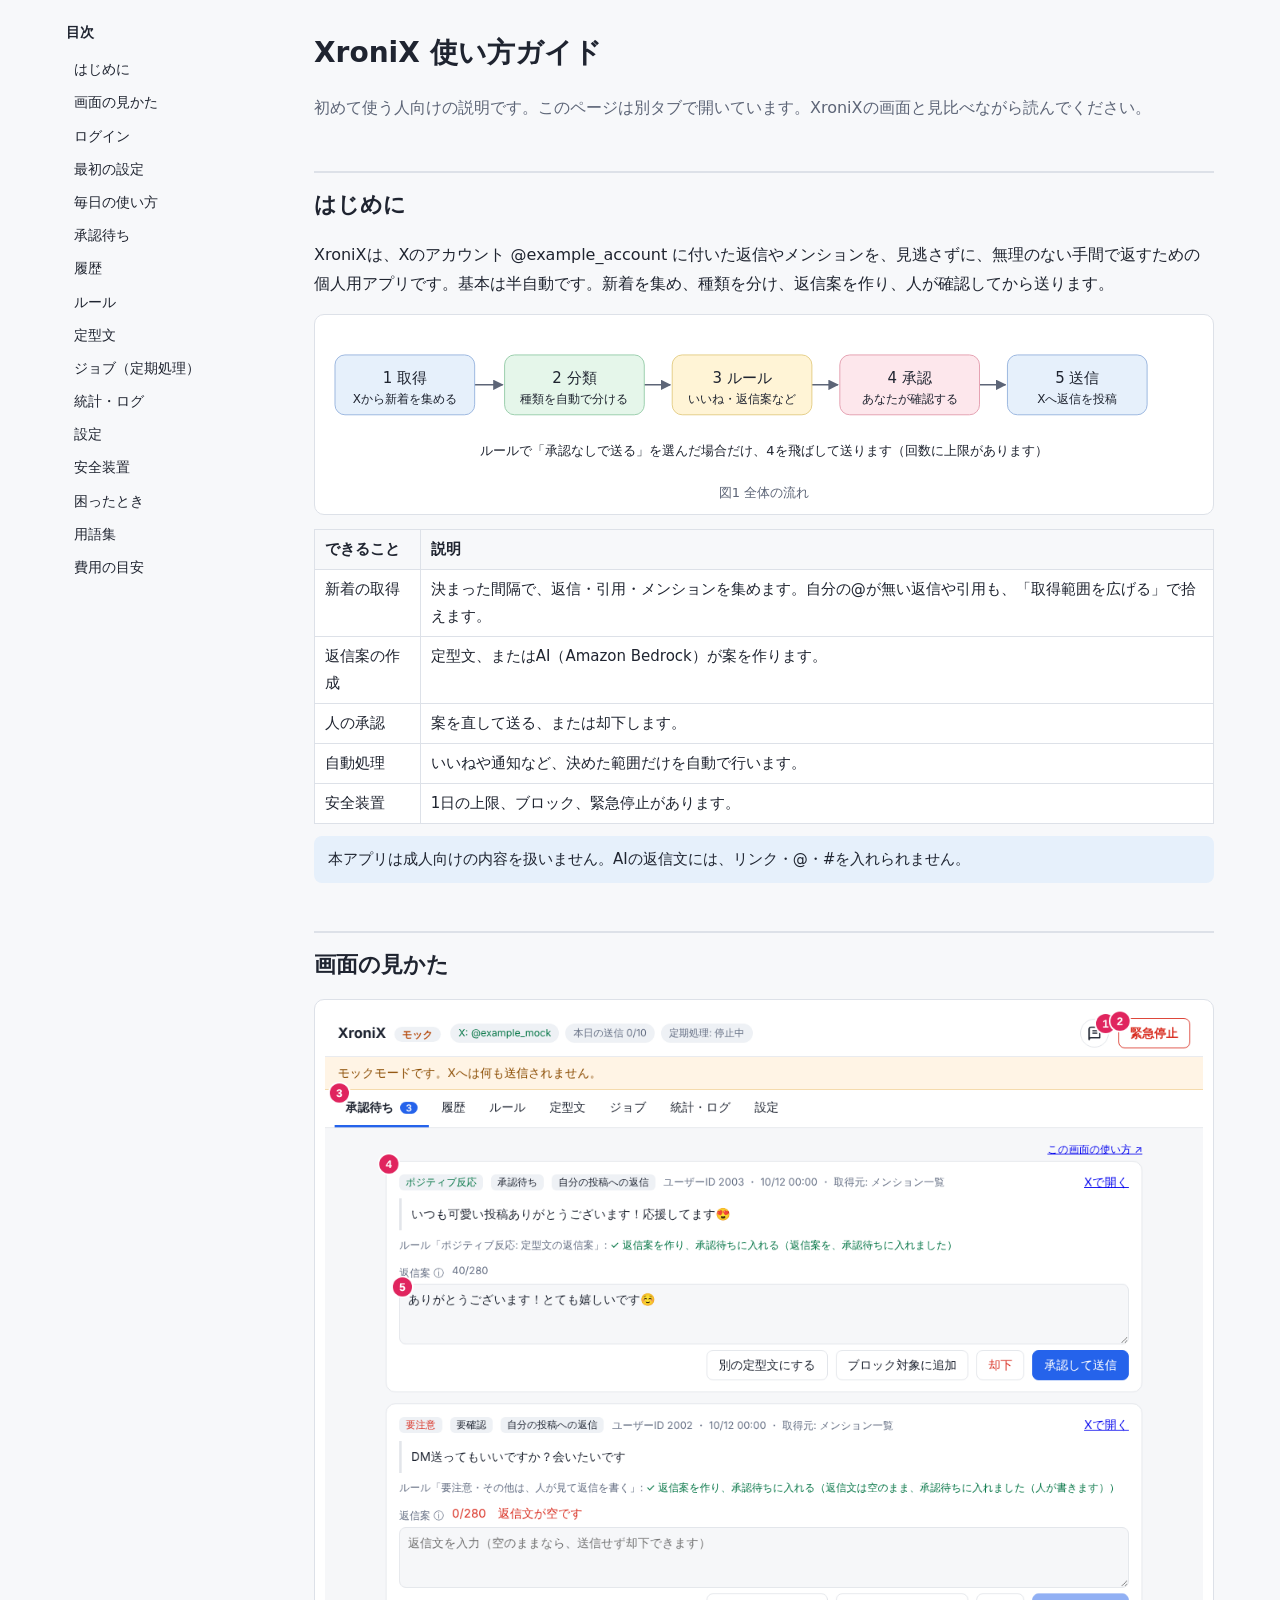
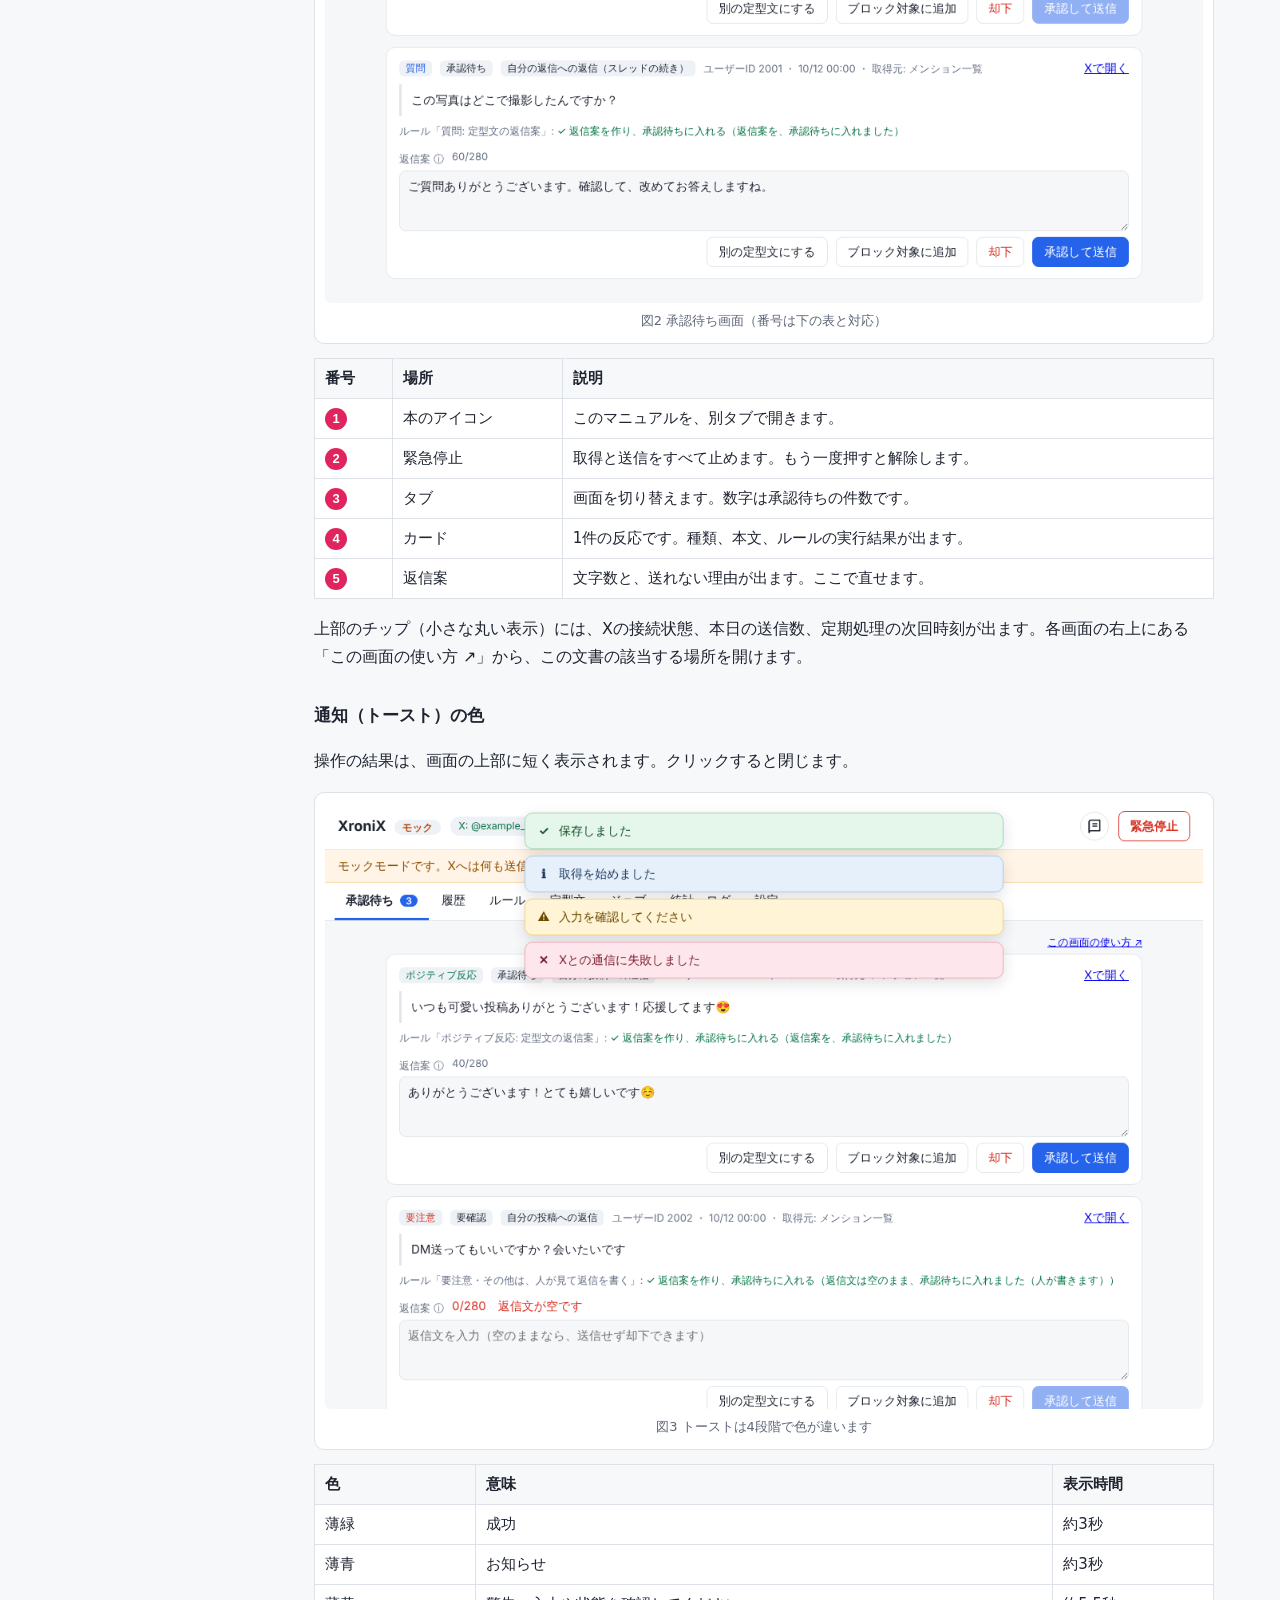
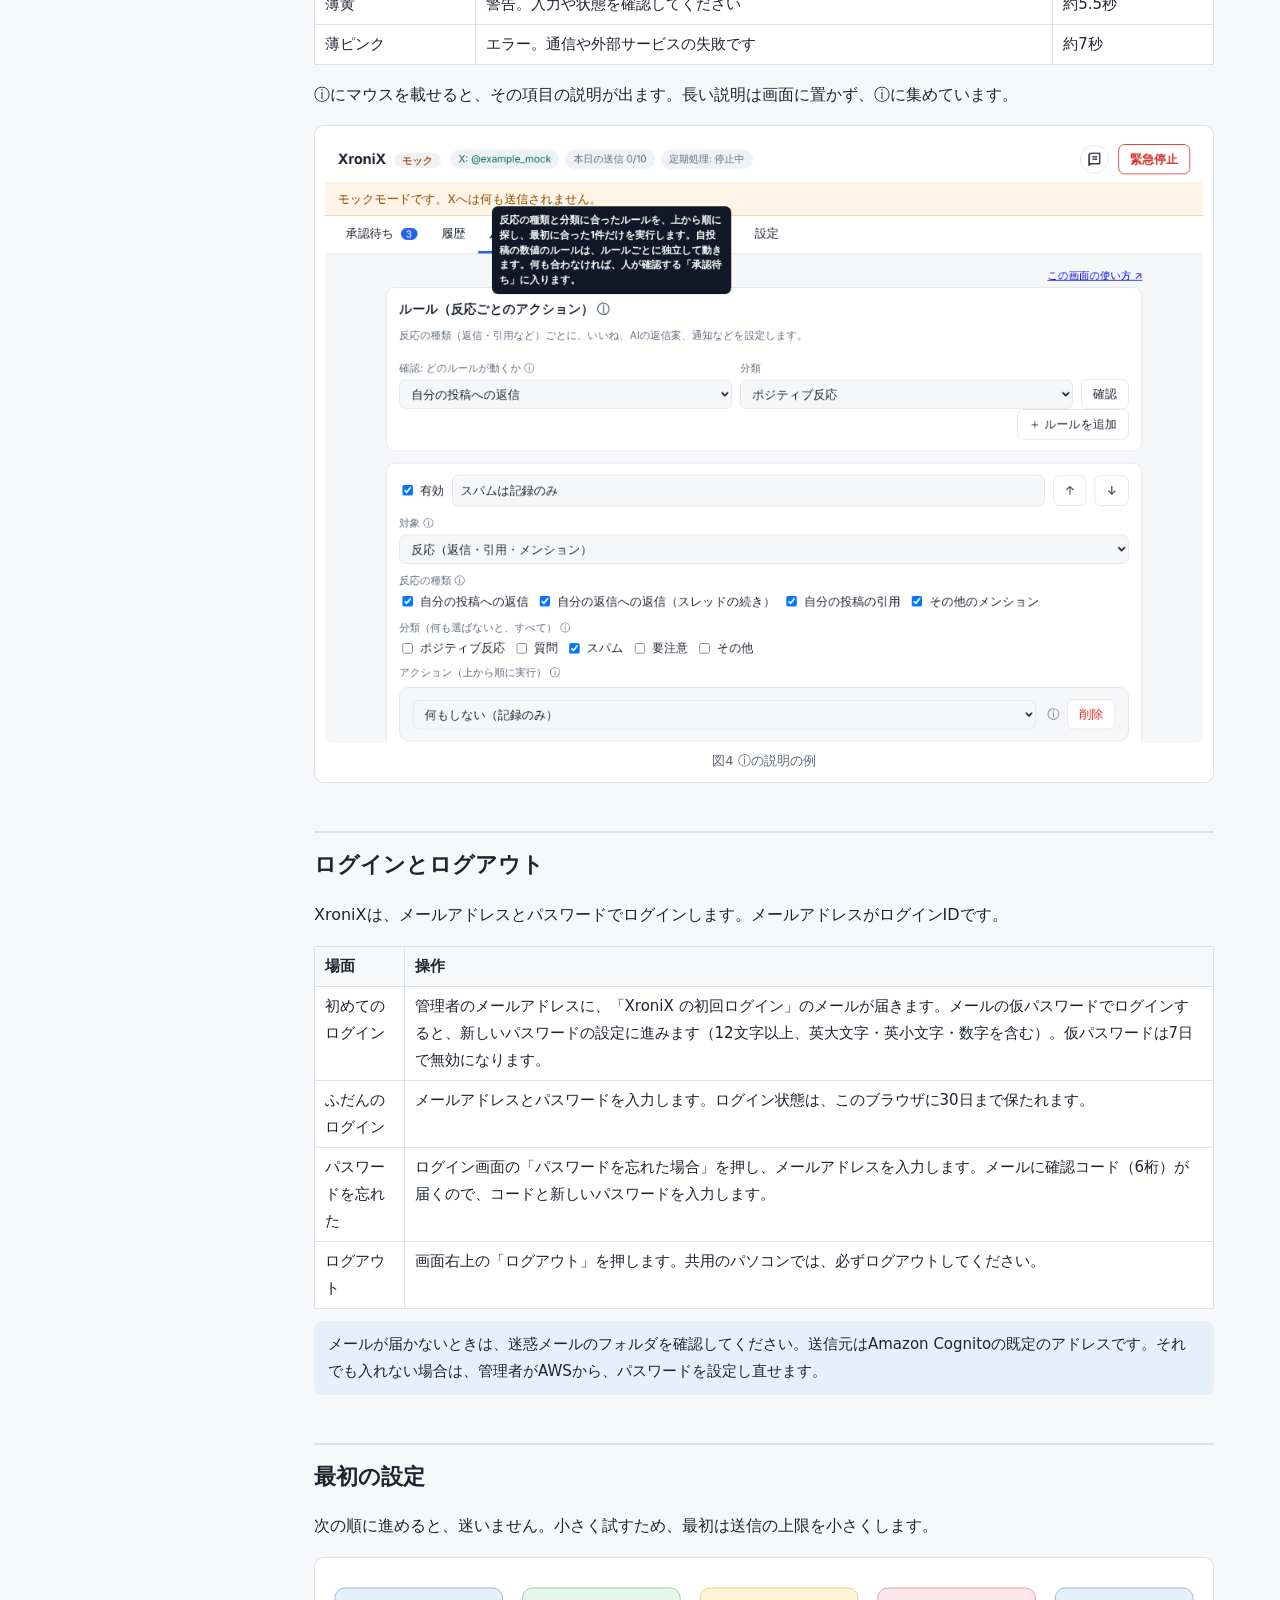
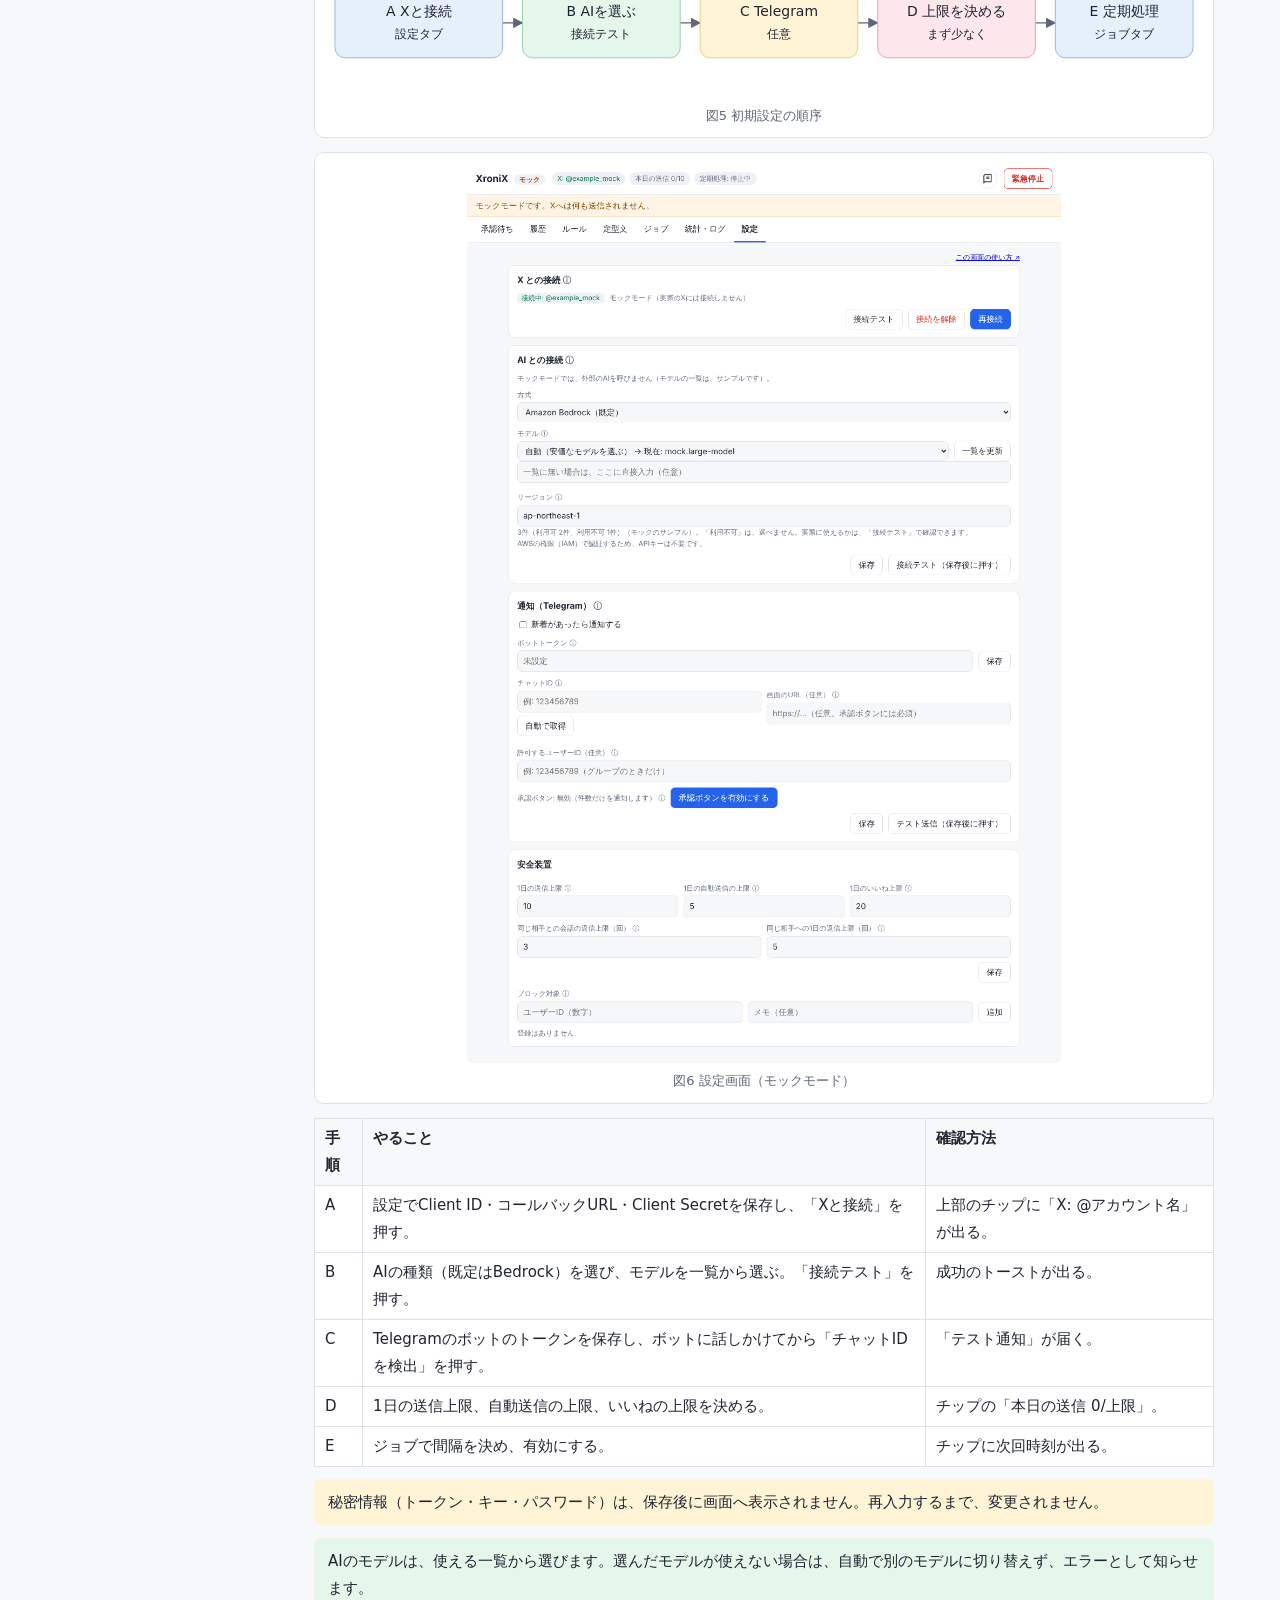
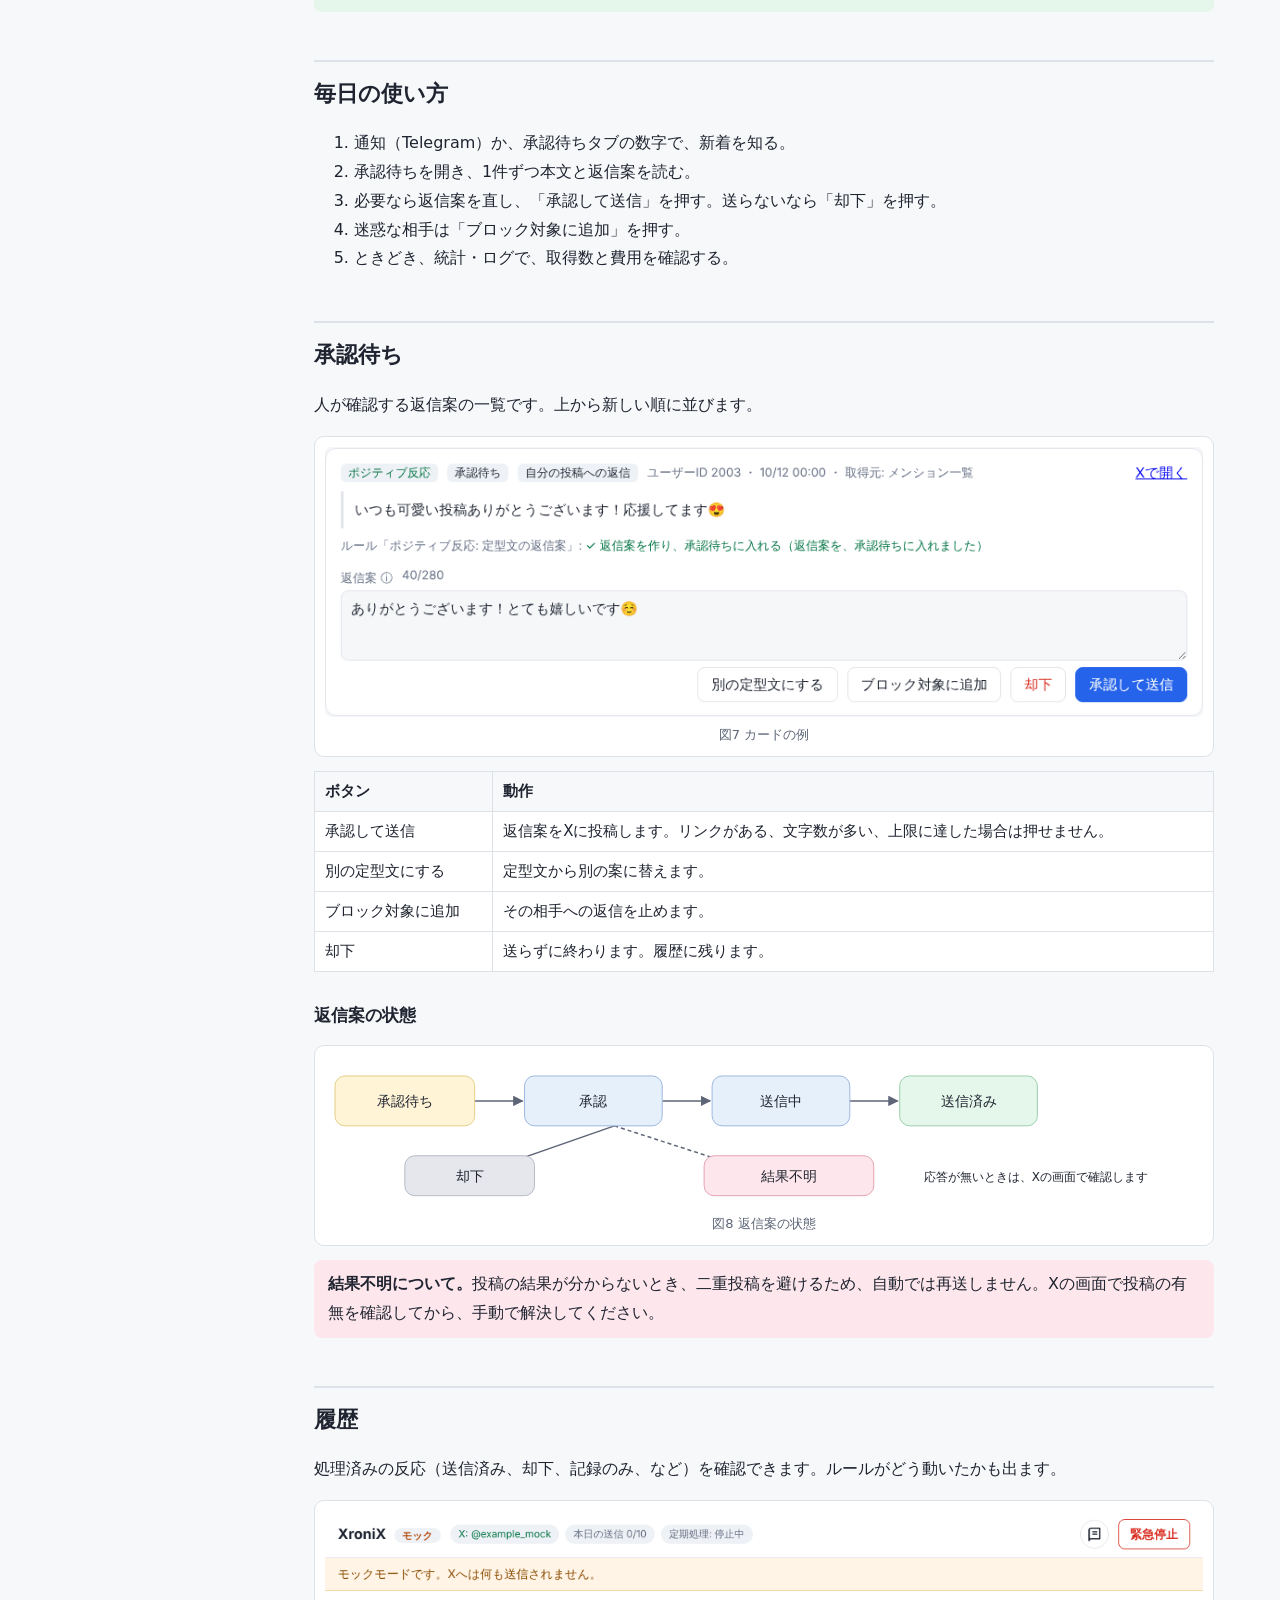
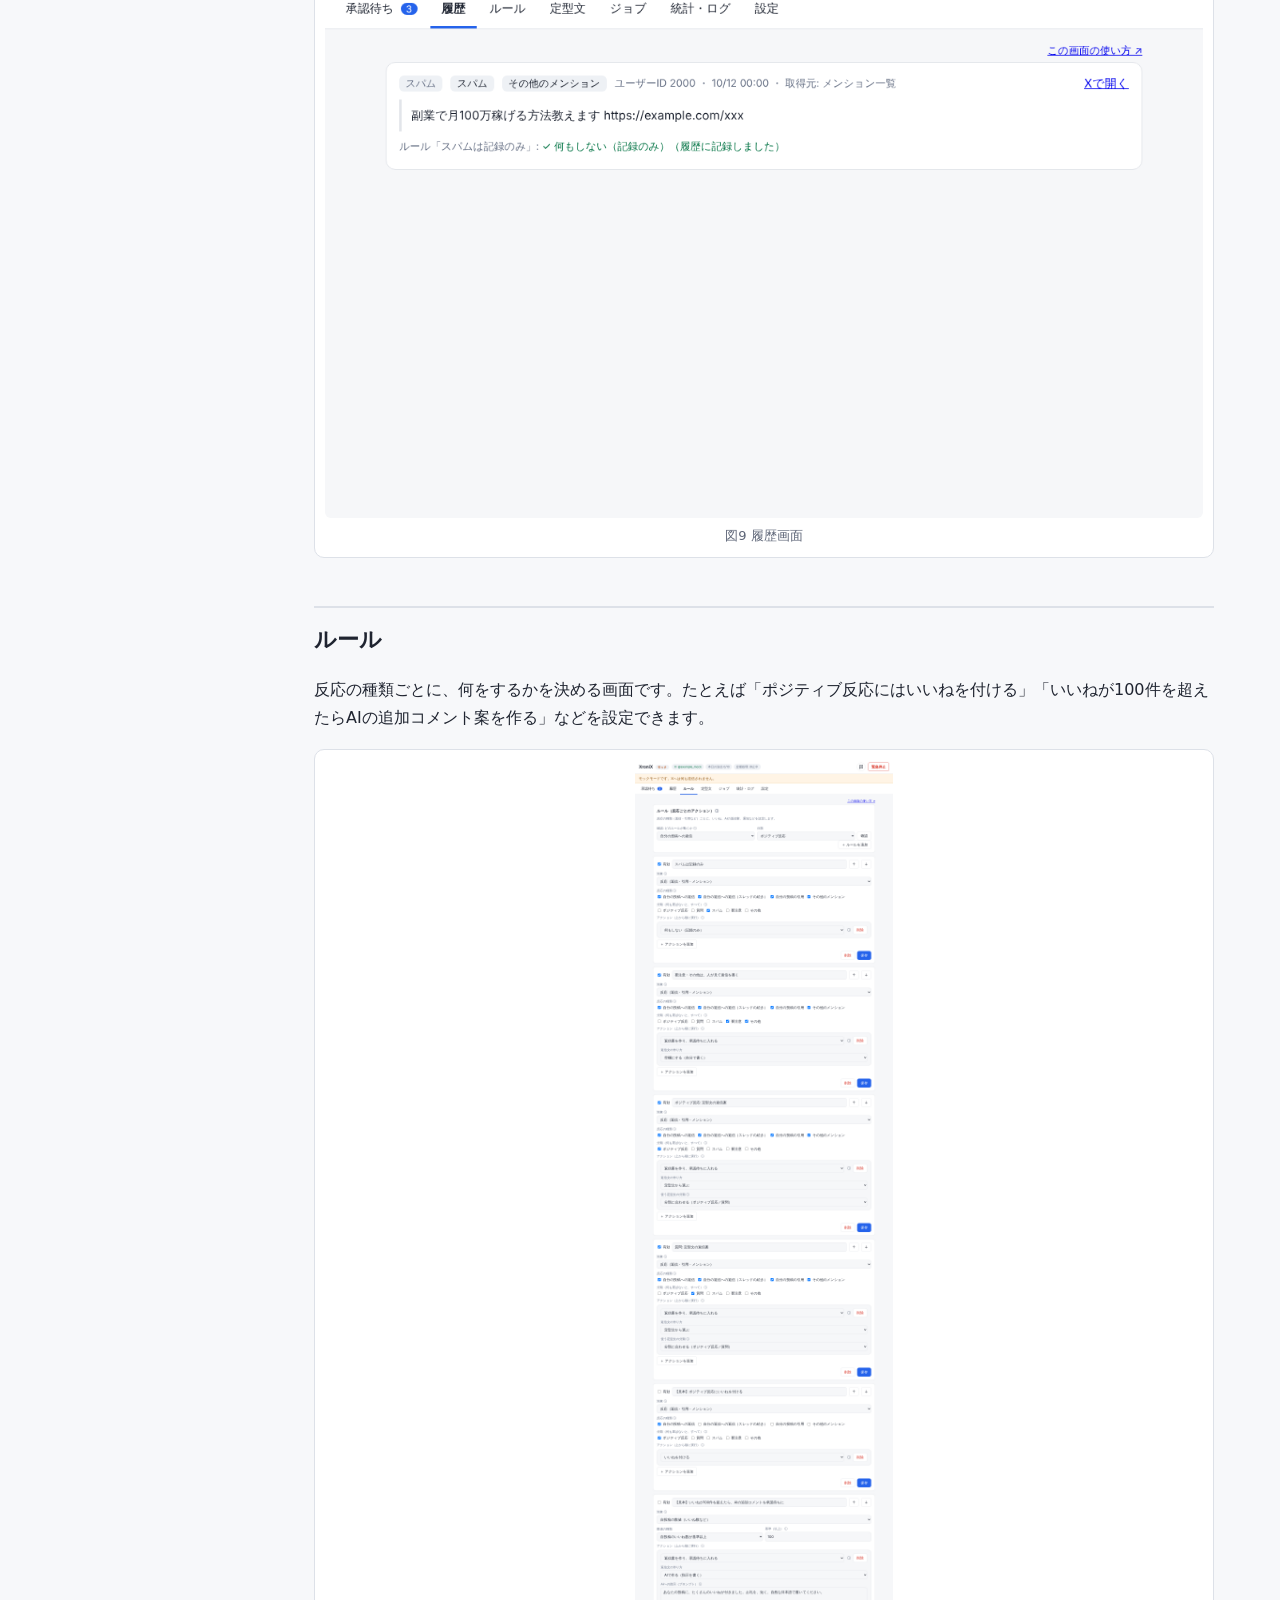
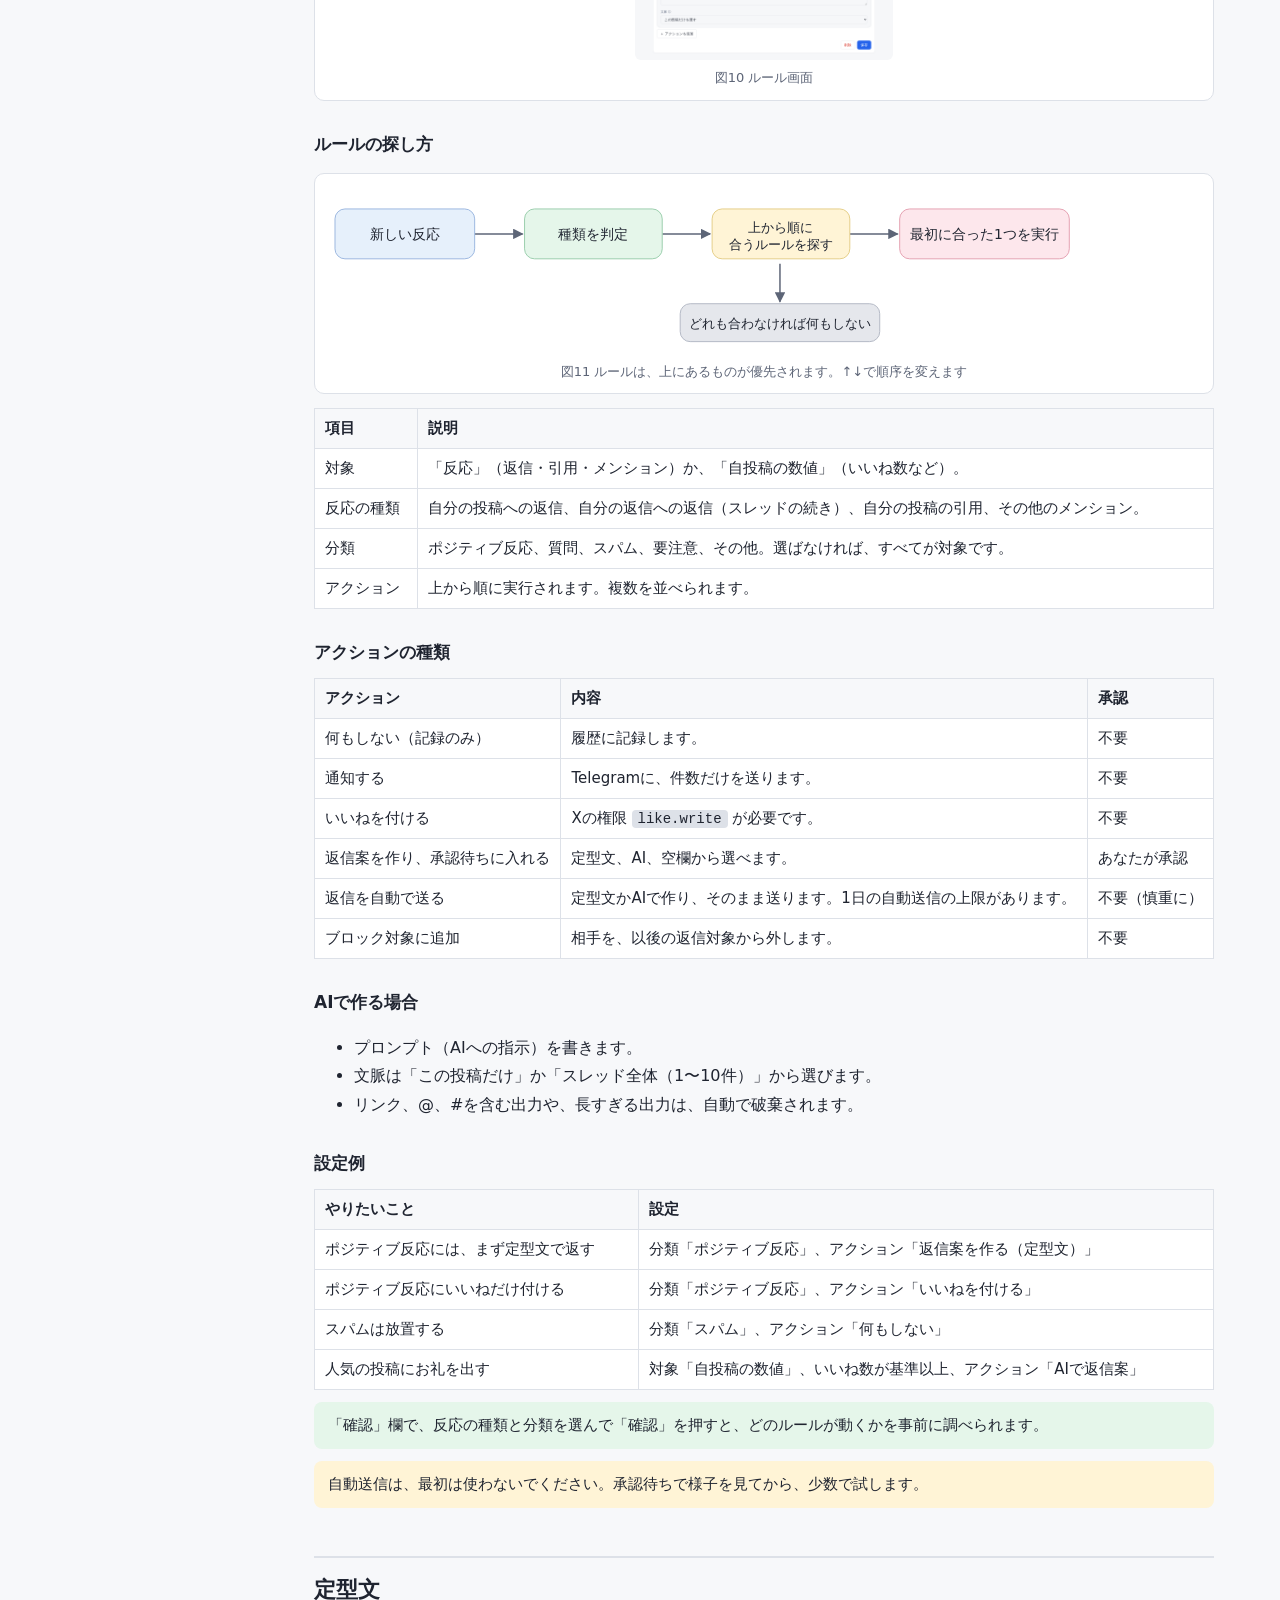
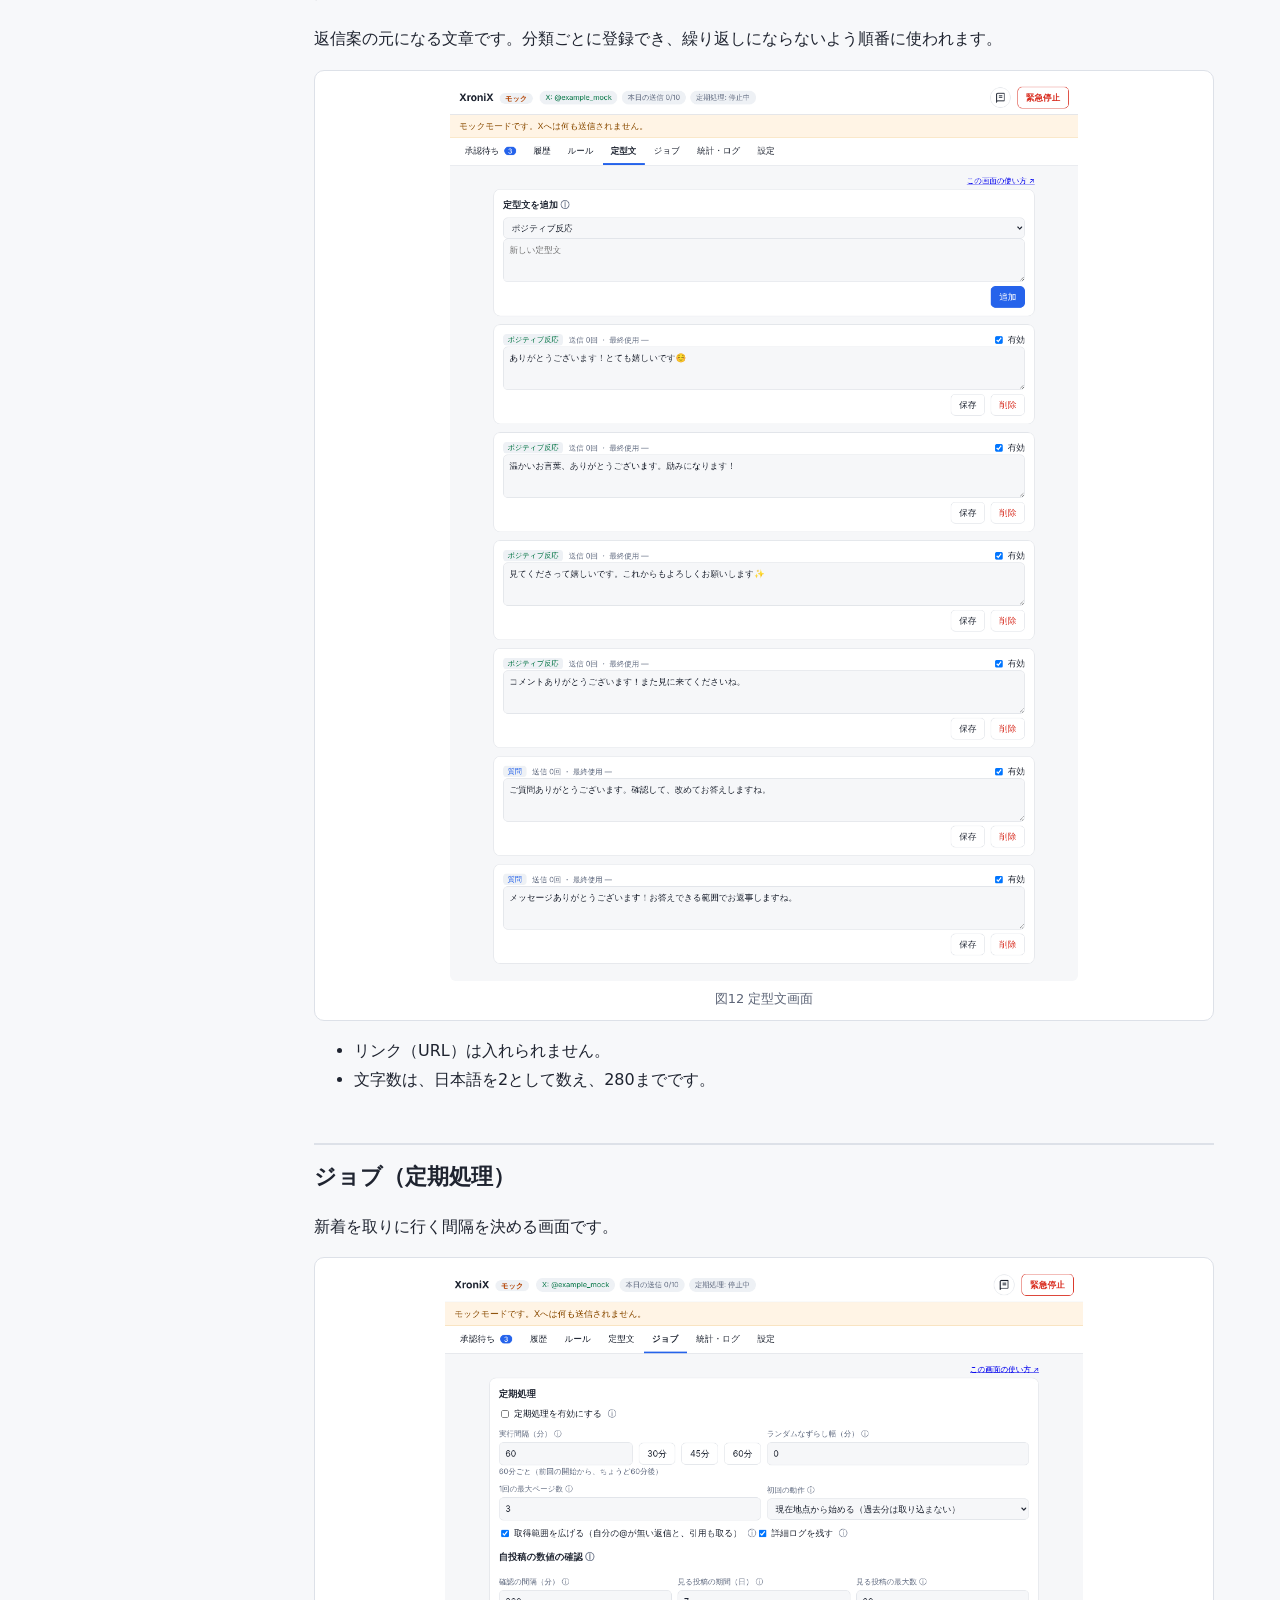
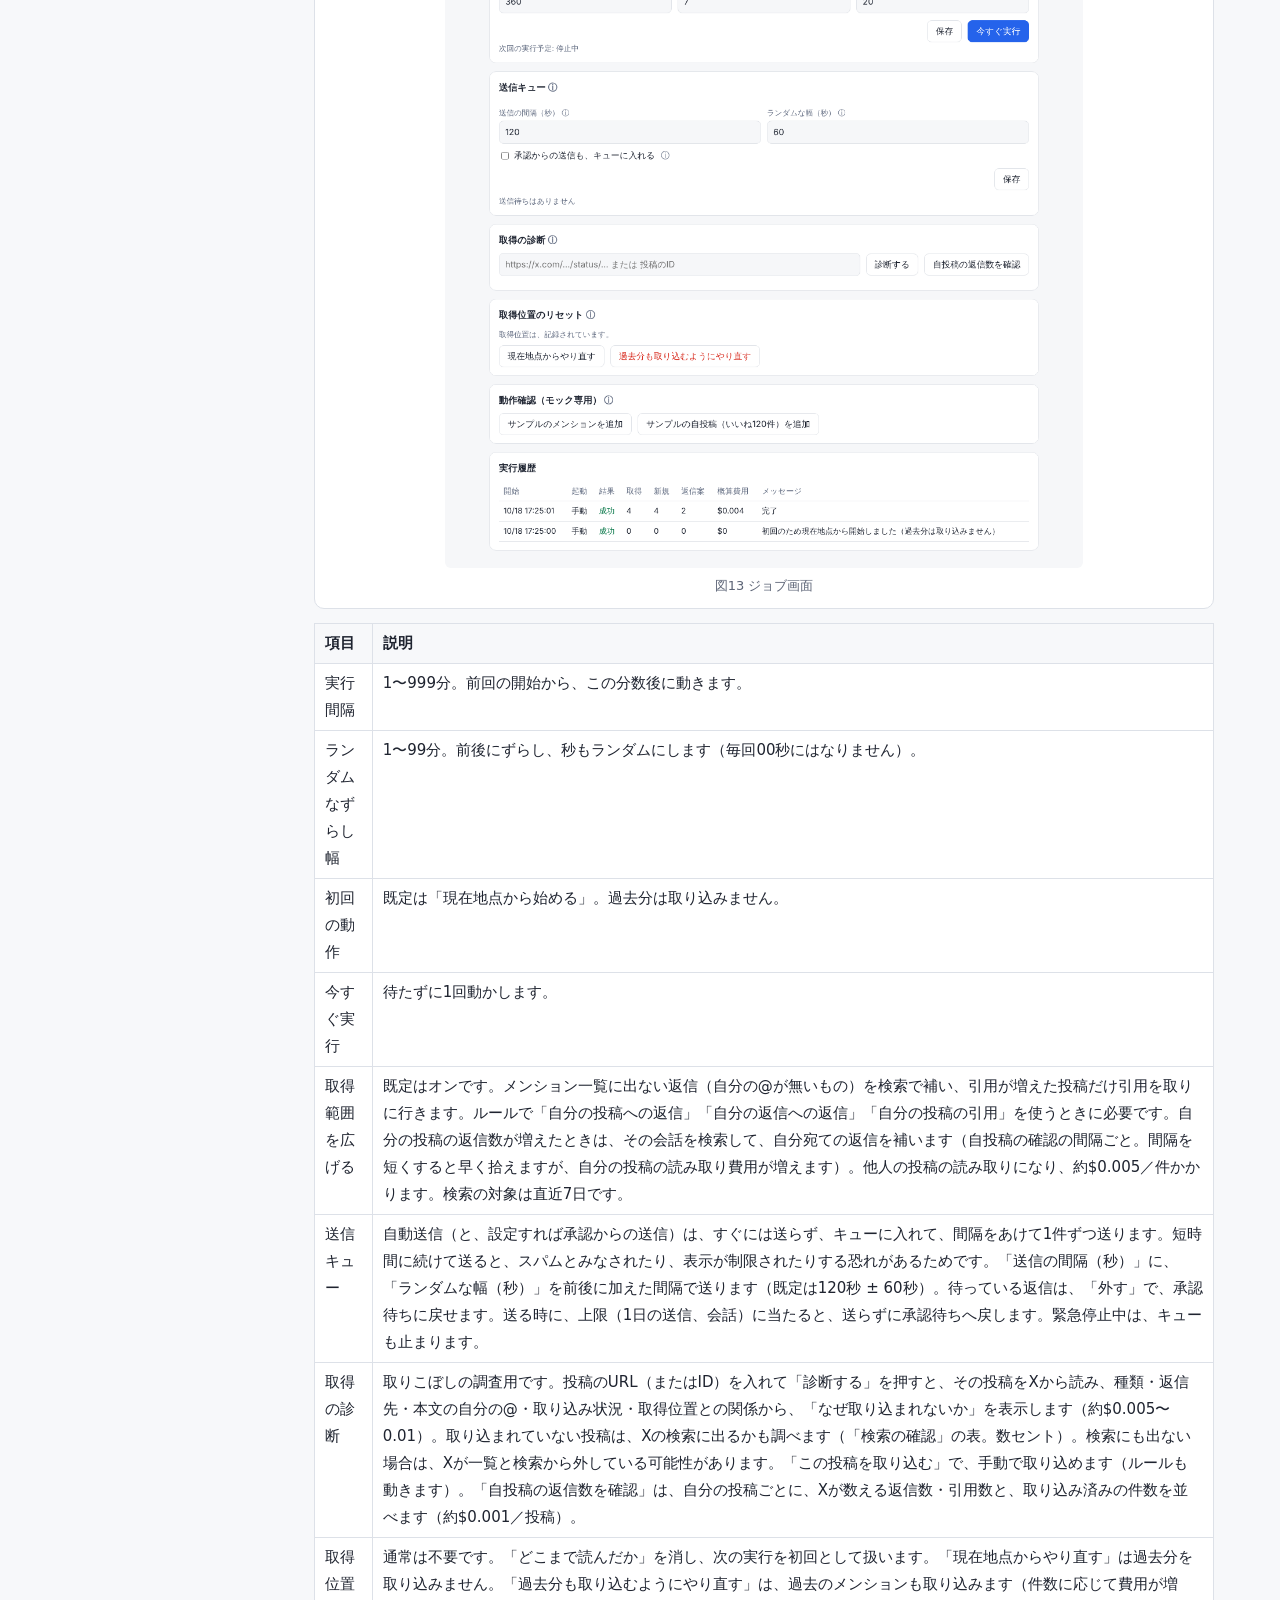
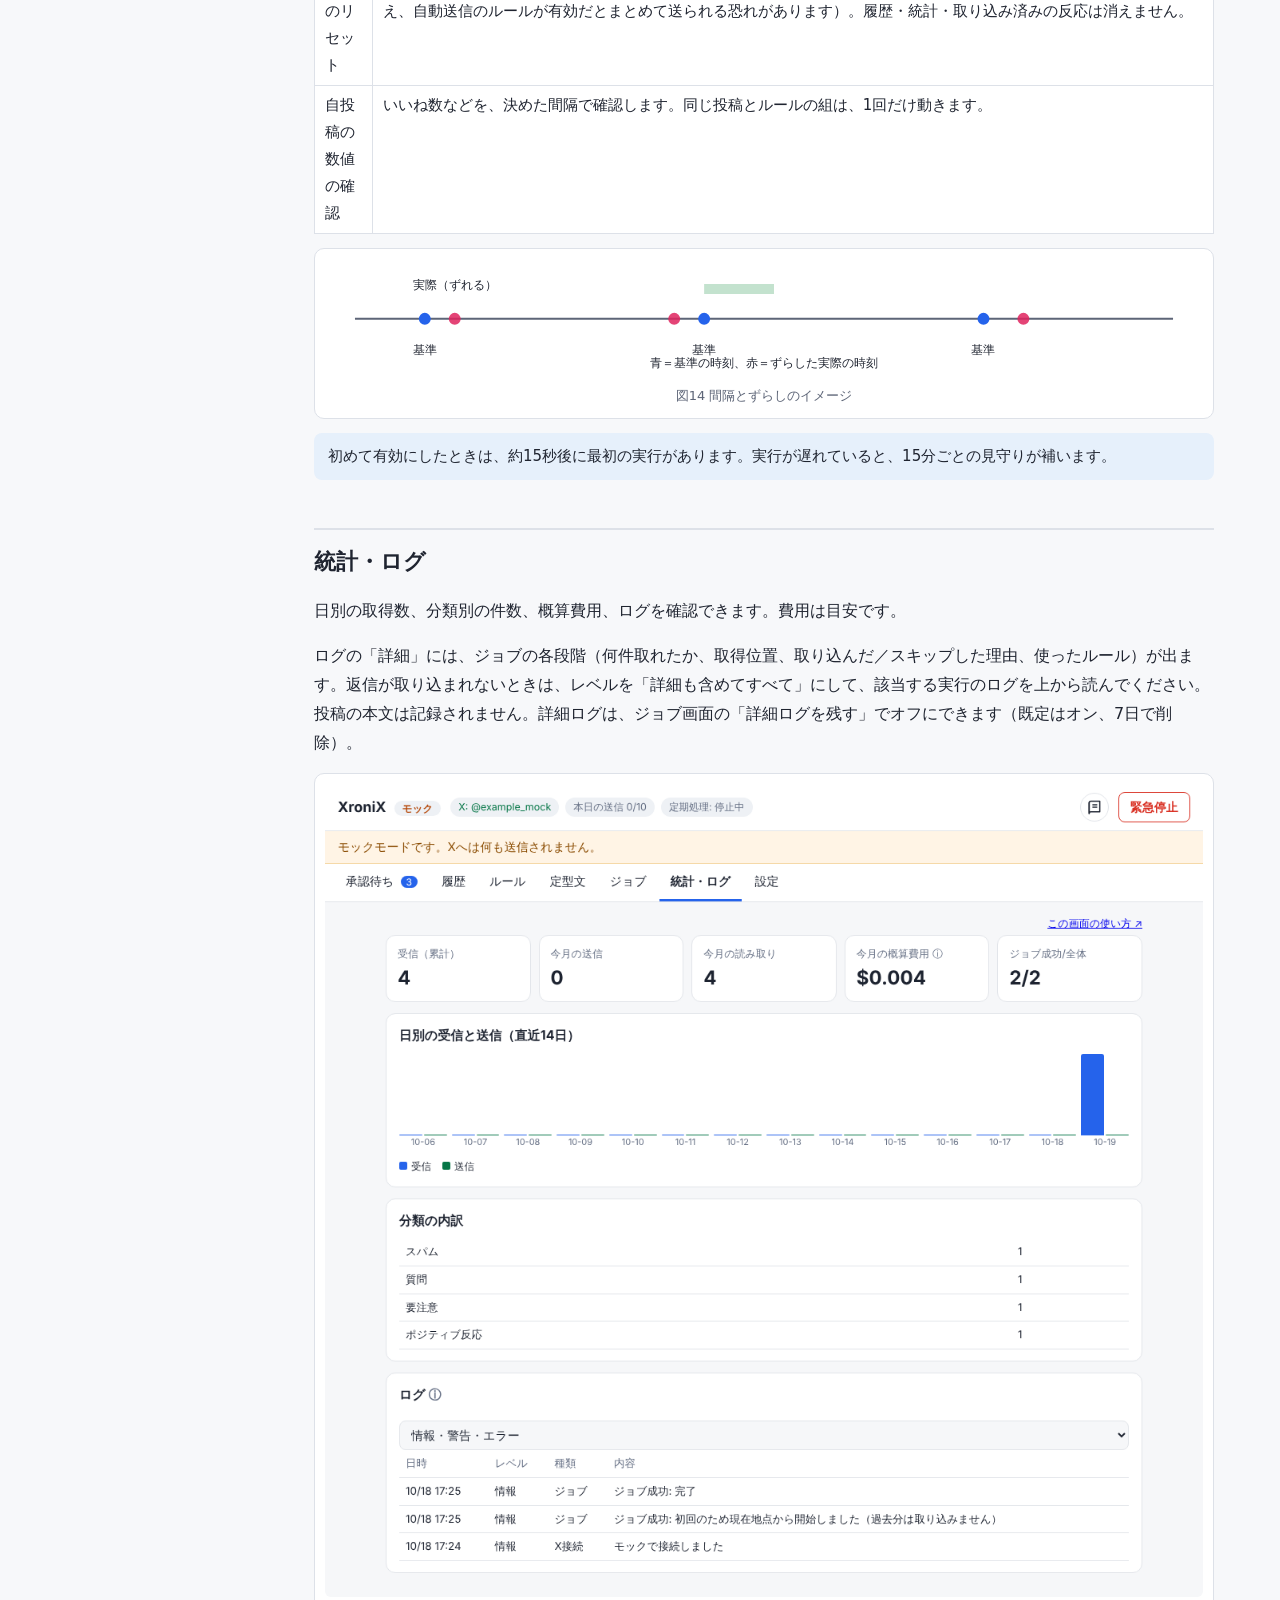
<file: web/manual.html>
<!doctype html>
<html lang="ja">
<head>
<meta charset="utf-8">
<meta name="viewport" content="width=device-width,initial-scale=1,minimum-scale=1">
<title>XroniX 使い方ガイド</title>
<style>
:root{--bg:#f7f8fa;--fg:#1f2430;--mute:#5d6577;--card:#fff;--line:#dde1e8;--accent:#2563eb;--ok:#e5f6ea;--info:#e6f0fb;--warn:#fff4d6;--err:#fde7ec}
@media (prefers-color-scheme:dark){:root{--bg:#14171c;--fg:#e6e9ef;--mute:#9aa3b5;--card:#1d2128;--line:#303642;--accent:#7aa2ff;--ok:#1d3326;--info:#1b2a40;--warn:#3a321a;--err:#40212a}}
*{box-sizing:border-box}
body{margin:0;background:var(--bg);color:var(--fg);font:16px/1.8 system-ui,"Hiragino Sans","Noto Sans JP",sans-serif}
a{color:var(--accent)}
.wrap{display:flex;max-width:1180px;margin:0 auto;gap:28px;padding:0 16px}
nav{position:sticky;top:0;align-self:flex-start;width:220px;flex:none;padding:20px 0;max-height:100vh;overflow:auto;font-size:14px}
nav strong{display:block;margin-bottom:8px}
nav a{display:block;padding:4px 8px;border-radius:6px;text-decoration:none;color:var(--fg)}
nav a:hover{background:var(--line)}
main{flex:1;min-width:0;padding:20px 0 80px}
h1{font-size:28px;margin:8px 0}
h2{font-size:22px;margin:48px 0 8px;padding-top:12px;border-top:2px solid var(--line);scroll-margin-top:12px}
h3{font-size:17px;margin:28px 0 4px}
.lead{color:var(--mute)}
figure{margin:14px 0;background:var(--card);border:1px solid var(--line);border-radius:10px;padding:10px}
figure img,figure svg{display:block;max-width:100%;height:auto;margin:0 auto;border-radius:6px}
figure.tall img{max-height:900px;width:auto;object-fit:contain}
figcaption{font-size:13px;color:var(--mute);margin-top:6px;text-align:center}
table{border-collapse:collapse;width:100%;background:var(--card);font-size:15px;margin:10px 0}
th,td{border:1px solid var(--line);padding:6px 10px;text-align:left;vertical-align:top}
th{background:var(--bg)}
.note,.tip,.caution{border-radius:8px;padding:10px 14px;margin:12px 0;font-size:15px}
.note{background:var(--info)}.tip{background:var(--ok)}.caution{background:var(--warn)}
.danger{background:var(--err);border-radius:8px;padding:10px 14px;margin:12px 0}
.badge{display:inline-block;width:22px;height:22px;border-radius:50%;background:#e0245e;color:#fff;text-align:center;font:700 13px/22px sans-serif}
.toastdemo span{display:inline-block;padding:2px 10px;border-radius:6px;margin-right:6px}
code{background:var(--line);padding:1px 6px;border-radius:4px;font-size:14px}
svg text{font-family:system-ui,"Hiragino Sans","Noto Sans JP",sans-serif;fill:#1f2430}
@media (max-width:820px){.wrap{display:block}nav{position:static;width:auto;max-height:none}}
</style>
</head>
<body>
<div class="wrap">
<nav>
  <strong>目次</strong>
  <a href="#intro">はじめに</a>
  <a href="#screen">画面の見かた</a>
  <a href="#login">ログイン</a>
  <a href="#setup">最初の設定</a>
  <a href="#daily">毎日の使い方</a>
  <a href="#queue">承認待ち</a>
  <a href="#history">履歴</a>
  <a href="#rules">ルール</a>
  <a href="#templates">定型文</a>
  <a href="#jobs">ジョブ（定期処理）</a>
  <a href="#stats">統計・ログ</a>
  <a href="#settings">設定</a>
  <a href="#safety">安全装置</a>
  <a href="#faq">困ったとき</a>
  <a href="#glossary">用語集</a>
  <a href="#cost">費用の目安</a>
</nav>
<main>
<h1>XroniX 使い方ガイド</h1>
<p class="lead">初めて使う人向けの説明です。このページは別タブで開いています。XroniXの画面と見比べながら読んでください。</p>

<h2 id="intro">はじめに</h2>
<p>XroniXは、Xのアカウント @example_account に付いた返信やメンションを、見逃さずに、無理のない手間で返すための個人用アプリです。基本は半自動です。新着を集め、種類を分け、返信案を作り、人が確認してから送ります。</p>

<figure>
<svg viewBox="0 0 880 150" role="img" aria-label="全体の流れ">
  <defs><marker id="ar" viewBox="0 0 10 10" refX="9" refY="5" markerWidth="7" markerHeight="7" orient="auto"><path d="M0 0L10 5L0 10z" fill="#5d6577"/></marker></defs>
  <g stroke="#5d6577" stroke-width="1.5" fill="none" marker-end="url(#ar)">
    <path d="M150 60H178"/><path d="M318 60H346"/><path d="M486 60H514"/><path d="M654 60H682"/>
  </g>
  <rect x="10" y="30" width="140" height="60" rx="10" fill="#e6f0fb" stroke="#9db8e0"/><text x="80" y="58" text-anchor="middle" font-size="15">1 取得</text><text x="80" y="78" text-anchor="middle" font-size="12">Xから新着を集める</text>
  <rect x="180" y="30" width="140" height="60" rx="10" fill="#e5f6ea" stroke="#9ccfae"/><text x="250" y="58" text-anchor="middle" font-size="15">2 分類</text><text x="250" y="78" text-anchor="middle" font-size="12">種類を自動で分ける</text>
  <rect x="348" y="30" width="140" height="60" rx="10" fill="#fff4d6" stroke="#e5cf8a"/><text x="418" y="58" text-anchor="middle" font-size="15">3 ルール</text><text x="418" y="78" text-anchor="middle" font-size="12">いいね・返信案など</text>
  <rect x="516" y="30" width="140" height="60" rx="10" fill="#fde7ec" stroke="#e5a3b3"/><text x="586" y="58" text-anchor="middle" font-size="15">4 承認</text><text x="586" y="78" text-anchor="middle" font-size="12">あなたが確認する</text>
  <rect x="684" y="30" width="140" height="60" rx="10" fill="#e6f0fb" stroke="#9db8e0"/><text x="754" y="58" text-anchor="middle" font-size="15">5 送信</text><text x="754" y="78" text-anchor="middle" font-size="12">Xへ返信を投稿</text>
  <text x="440" y="130" text-anchor="middle" font-size="13">ルールで「承認なしで送る」を選んだ場合だけ、4を飛ばして送ります（回数に上限があります）</text>
</svg>
<figcaption>図1 全体の流れ</figcaption>
</figure>

<table>
<tr><th>できること</th><th>説明</th></tr>
<tr><td>新着の取得</td><td>決まった間隔で、返信・引用・メンションを集めます。自分の@が無い返信や引用も、「取得範囲を広げる」で拾えます。</td></tr>
<tr><td>返信案の作成</td><td>定型文、またはAI（Amazon Bedrock）が案を作ります。</td></tr>
<tr><td>人の承認</td><td>案を直して送る、または却下します。</td></tr>
<tr><td>自動処理</td><td>いいねや通知など、決めた範囲だけを自動で行います。</td></tr>
<tr><td>安全装置</td><td>1日の上限、ブロック、緊急停止があります。</td></tr>
</table>
<div class="note">本アプリは成人向けの内容を扱いません。AIの返信文には、リンク・@・#を入れられません。</div>

<h2 id="screen">画面の見かた</h2>
<figure class="tall">
  <img src="manual-img/queue.png" alt="承認待ち画面と番号付きの説明" loading="lazy">
  <figcaption>図2 承認待ち画面（番号は下の表と対応）</figcaption>
</figure>
<table>
<tr><th>番号</th><th>場所</th><th>説明</th></tr>
<tr><td><span class="badge">1</span></td><td>本のアイコン</td><td>このマニュアルを、別タブで開きます。</td></tr>
<tr><td><span class="badge">2</span></td><td>緊急停止</td><td>取得と送信をすべて止めます。もう一度押すと解除します。</td></tr>
<tr><td><span class="badge">3</span></td><td>タブ</td><td>画面を切り替えます。数字は承認待ちの件数です。</td></tr>
<tr><td><span class="badge">4</span></td><td>カード</td><td>1件の反応です。種類、本文、ルールの実行結果が出ます。</td></tr>
<tr><td><span class="badge">5</span></td><td>返信案</td><td>文字数と、送れない理由が出ます。ここで直せます。</td></tr>
</table>
<p>上部のチップ（小さな丸い表示）には、Xの接続状態、本日の送信数、定期処理の次回時刻が出ます。各画面の右上にある「この画面の使い方 ↗」から、この文書の該当する場所を開けます。</p>

<h3>通知（トースト）の色</h3>
<p>操作の結果は、画面の上部に短く表示されます。クリックすると閉じます。</p>
<figure>
  <img src="manual-img/toasts.png" alt="上部に表示される4色のトースト" loading="lazy">
  <figcaption>図3 トーストは4段階で色が違います</figcaption>
</figure>
<table>
<tr><th>色</th><th>意味</th><th>表示時間</th></tr>
<tr><td>薄緑</td><td>成功</td><td>約3秒</td></tr>
<tr><td>薄青</td><td>お知らせ</td><td>約3秒</td></tr>
<tr><td>薄黄</td><td>警告。入力や状態を確認してください</td><td>約5.5秒</td></tr>
<tr><td>薄ピンク</td><td>エラー。通信や外部サービスの失敗です</td><td>約7秒</td></tr>
</table>
<p>ⓘにマウスを載せると、その項目の説明が出ます。長い説明は画面に置かず、ⓘに集めています。</p>
<figure>
  <img src="manual-img/tooltip.png" alt="ⓘの説明" loading="lazy">
  <figcaption>図4 ⓘの説明の例</figcaption>
</figure>

<h2 id="login">ログインとログアウト</h2>
<p>XroniXは、メールアドレスとパスワードでログインします。メールアドレスがログインIDです。</p>
<table>
<tr><th>場面</th><th>操作</th></tr>
<tr><td>初めてのログイン</td><td>管理者のメールアドレスに、「XroniX の初回ログイン」のメールが届きます。メールの仮パスワードでログインすると、新しいパスワードの設定に進みます（12文字以上、英大文字・英小文字・数字を含む）。仮パスワードは7日で無効になります。</td></tr>
<tr><td>ふだんのログイン</td><td>メールアドレスとパスワードを入力します。ログイン状態は、このブラウザに30日まで保たれます。</td></tr>
<tr><td>パスワードを忘れた</td><td>ログイン画面の「パスワードを忘れた場合」を押し、メールアドレスを入力します。メールに確認コード（6桁）が届くので、コードと新しいパスワードを入力します。</td></tr>
<tr><td>ログアウト</td><td>画面右上の「ログアウト」を押します。共用のパソコンでは、必ずログアウトしてください。</td></tr>
</table>
<div class="note">メールが届かないときは、迷惑メールのフォルダを確認してください。送信元はAmazon Cognitoの既定のアドレスです。それでも入れない場合は、管理者がAWSから、パスワードを設定し直せます。</div>

<h2 id="setup">最初の設定</h2>
<p>次の順に進めると、迷いません。小さく試すため、最初は送信の上限を小さくします。</p>
<figure>
<svg viewBox="0 0 880 130" role="img" aria-label="初期設定の順序">
  <g stroke="#5d6577" stroke-width="1.5" fill="none" marker-end="url(#ar)"><path d="M178 55H198"/><path d="M356 55H376"/><path d="M534 55H554"/><path d="M712 55H732"/></g>
  <rect x="10" y="20" width="168" height="70" rx="10" fill="#e6f0fb" stroke="#9db8e0"/><text x="94" y="48" text-anchor="middle" font-size="14">A Xと接続</text><text x="94" y="70" text-anchor="middle" font-size="12">設定タブ</text>
  <rect x="198" y="20" width="158" height="70" rx="10" fill="#e5f6ea" stroke="#9ccfae"/><text x="277" y="48" text-anchor="middle" font-size="14">B AIを選ぶ</text><text x="277" y="70" text-anchor="middle" font-size="12">接続テスト</text>
  <rect x="376" y="20" width="158" height="70" rx="10" fill="#fff4d6" stroke="#e5cf8a"/><text x="455" y="48" text-anchor="middle" font-size="14">C Telegram</text><text x="455" y="70" text-anchor="middle" font-size="12">任意</text>
  <rect x="554" y="20" width="158" height="70" rx="10" fill="#fde7ec" stroke="#e5a3b3"/><text x="633" y="48" text-anchor="middle" font-size="14">D 上限を決める</text><text x="633" y="70" text-anchor="middle" font-size="12">まず少なく</text>
  <rect x="732" y="20" width="138" height="70" rx="10" fill="#e6f0fb" stroke="#9db8e0"/><text x="801" y="48" text-anchor="middle" font-size="14">E 定期処理</text><text x="801" y="70" text-anchor="middle" font-size="12">ジョブタブ</text>
</svg>
<figcaption>図5 初期設定の順序</figcaption>
</figure>
<figure class="tall"><img src="manual-img/settings.png" alt="設定画面" loading="lazy"><figcaption>図6 設定画面（モックモード）</figcaption></figure>
<table>
<tr><th>手順</th><th>やること</th><th>確認方法</th></tr>
<tr><td>A</td><td>設定でClient ID・コールバックURL・Client Secretを保存し、「Xと接続」を押す。</td><td>上部のチップに「X: @アカウント名」が出る。</td></tr>
<tr><td>B</td><td>AIの種類（既定はBedrock）を選び、モデルを一覧から選ぶ。「接続テスト」を押す。</td><td>成功のトーストが出る。</td></tr>
<tr><td>C</td><td>Telegramのボットのトークンを保存し、ボットに話しかけてから「チャットIDを検出」を押す。</td><td>「テスト通知」が届く。</td></tr>
<tr><td>D</td><td>1日の送信上限、自動送信の上限、いいねの上限を決める。</td><td>チップの「本日の送信 0/上限」。</td></tr>
<tr><td>E</td><td>ジョブで間隔を決め、有効にする。</td><td>チップに次回時刻が出る。</td></tr>
</table>
<div class="caution">秘密情報（トークン・キー・パスワード）は、保存後に画面へ表示されません。再入力するまで、変更されません。</div>
<div class="tip">AIのモデルは、使える一覧から選びます。選んだモデルが使えない場合は、自動で別のモデルに切り替えず、エラーとして知らせます。</div>

<h2 id="daily">毎日の使い方</h2>
<ol>
<li>通知（Telegram）か、承認待ちタブの数字で、新着を知る。</li>
<li>承認待ちを開き、1件ずつ本文と返信案を読む。</li>
<li>必要なら返信案を直し、「承認して送信」を押す。送らないなら「却下」を押す。</li>
<li>迷惑な相手は「ブロック対象に追加」を押す。</li>
<li>ときどき、統計・ログで、取得数と費用を確認する。</li>
</ol>

<h2 id="queue">承認待ち</h2>
<p>人が確認する返信案の一覧です。上から新しい順に並びます。</p>
<figure><img src="manual-img/queue-card.png" alt="承認待ちのカード" loading="lazy"><figcaption>図7 カードの例</figcaption></figure>
<table>
<tr><th>ボタン</th><th>動作</th></tr>
<tr><td>承認して送信</td><td>返信案をXに投稿します。リンクがある、文字数が多い、上限に達した場合は押せません。</td></tr>
<tr><td>別の定型文にする</td><td>定型文から別の案に替えます。</td></tr>
<tr><td>ブロック対象に追加</td><td>その相手への返信を止めます。</td></tr>
<tr><td>却下</td><td>送らずに終わります。履歴に残ります。</td></tr>
</table>
<h3>返信案の状態</h3>
<figure>
<svg viewBox="0 0 880 150" role="img" aria-label="状態の移り変わり">
  <g stroke="#5d6577" stroke-width="1.5" fill="none" marker-end="url(#ar)">
    <path d="M150 45H198"/><path d="M338 45H386"/><path d="M526 45H574"/><path d="M290 70L170 112"/><path d="M290 70L420 112" stroke-dasharray="4 3"/>
  </g>
  <rect x="10" y="20" width="140" height="50" rx="10" fill="#fff4d6" stroke="#e5cf8a"/><text x="80" y="50" text-anchor="middle" font-size="14">承認待ち</text>
  <rect x="200" y="20" width="138" height="50" rx="10" fill="#e6f0fb" stroke="#9db8e0"/><text x="269" y="50" text-anchor="middle" font-size="14">承認</text>
  <rect x="388" y="20" width="138" height="50" rx="10" fill="#e6f0fb" stroke="#9db8e0"/><text x="457" y="50" text-anchor="middle" font-size="14">送信中</text>
  <rect x="576" y="20" width="138" height="50" rx="10" fill="#e5f6ea" stroke="#9ccfae"/><text x="645" y="50" text-anchor="middle" font-size="14">送信済み</text>
  <rect x="80" y="100" width="130" height="40" rx="10" fill="#e5e7ec" stroke="#b5bac6"/><text x="145" y="125" text-anchor="middle" font-size="14">却下</text>
  <rect x="380" y="100" width="170" height="40" rx="10" fill="#fde7ec" stroke="#e5a3b3"/><text x="465" y="125" text-anchor="middle" font-size="14">結果不明</text>
  <text x="600" y="125" font-size="12">応答が無いときは、Xの画面で確認します</text>
</svg>
<figcaption>図8 返信案の状態</figcaption>
</figure>
<div class="danger"><strong>結果不明について。</strong>投稿の結果が分からないとき、二重投稿を避けるため、自動では再送しません。Xの画面で投稿の有無を確認してから、手動で解決してください。</div>

<h2 id="history">履歴</h2>
<p>処理済みの反応（送信済み、却下、記録のみ、など）を確認できます。ルールがどう動いたかも出ます。</p>
<figure class="tall"><img src="manual-img/history.png" alt="履歴画面" loading="lazy"><figcaption>図9 履歴画面</figcaption></figure>

<h2 id="rules">ルール</h2>
<p>反応の種類ごとに、何をするかを決める画面です。たとえば「ポジティブ反応にはいいねを付ける」「いいねが100件を超えたらAIの追加コメント案を作る」などを設定できます。</p>
<figure class="tall"><img src="manual-img/rules.png" alt="ルール画面" loading="lazy"><figcaption>図10 ルール画面</figcaption></figure>
<h3>ルールの探し方</h3>
<figure>
<svg viewBox="0 0 880 170" role="img" aria-label="ルールの探し方">
  <g stroke="#5d6577" stroke-width="1.5" fill="none" marker-end="url(#ar)"><path d="M150 50H198"/><path d="M338 50H386"/><path d="M526 50H574"/><path d="M456 80V118"/></g>
  <rect x="10" y="25" width="140" height="50" rx="10" fill="#e6f0fb" stroke="#9db8e0"/><text x="80" y="55" text-anchor="middle" font-size="14">新しい反応</text>
  <rect x="200" y="25" width="138" height="50" rx="10" fill="#e5f6ea" stroke="#9ccfae"/><text x="269" y="55" text-anchor="middle" font-size="14">種類を判定</text>
  <rect x="388" y="25" width="138" height="50" rx="10" fill="#fff4d6" stroke="#e5cf8a"/><text x="457" y="48" text-anchor="middle" font-size="13">上から順に</text><text x="457" y="65" text-anchor="middle" font-size="13">合うルールを探す</text>
  <rect x="576" y="25" width="170" height="50" rx="10" fill="#fde7ec" stroke="#e5a3b3"/><text x="661" y="55" text-anchor="middle" font-size="14">最初に合った1つを実行</text>
  <rect x="356" y="120" width="200" height="38" rx="10" fill="#e5e7ec" stroke="#b5bac6"/><text x="456" y="144" text-anchor="middle" font-size="13">どれも合わなければ何もしない</text>
</svg>
<figcaption>図11 ルールは、上にあるものが優先されます。↑↓で順序を変えます</figcaption>
</figure>
<table>
<tr><th>項目</th><th>説明</th></tr>
<tr><td>対象</td><td>「反応」（返信・引用・メンション）か、「自投稿の数値」（いいね数など）。</td></tr>
<tr><td>反応の種類</td><td>自分の投稿への返信、自分の返信への返信（スレッドの続き）、自分の投稿の引用、その他のメンション。</td></tr>
<tr><td>分類</td><td>ポジティブ反応、質問、スパム、要注意、その他。選ばなければ、すべてが対象です。</td></tr>
<tr><td>アクション</td><td>上から順に実行されます。複数を並べられます。</td></tr>
</table>
<h3>アクションの種類</h3>
<table>
<tr><th>アクション</th><th>内容</th><th>承認</th></tr>
<tr><td>何もしない（記録のみ）</td><td>履歴に記録します。</td><td>不要</td></tr>
<tr><td>通知する</td><td>Telegramに、件数だけを送ります。</td><td>不要</td></tr>
<tr><td>いいねを付ける</td><td>Xの権限 <code>like.write</code> が必要です。</td><td>不要</td></tr>
<tr><td>返信案を作り、承認待ちに入れる</td><td>定型文、AI、空欄から選べます。</td><td>あなたが承認</td></tr>
<tr><td>返信を自動で送る</td><td>定型文かAIで作り、そのまま送ります。1日の自動送信の上限があります。</td><td>不要（慎重に）</td></tr>
<tr><td>ブロック対象に追加</td><td>相手を、以後の返信対象から外します。</td><td>不要</td></tr>
</table>
<h3>AIで作る場合</h3>
<ul>
<li>プロンプト（AIへの指示）を書きます。</li>
<li>文脈は「この投稿だけ」か「スレッド全体（1〜10件）」から選びます。</li>
<li>リンク、@、#を含む出力や、長すぎる出力は、自動で破棄されます。</li>
</ul>
<h3>設定例</h3>
<table>
<tr><th>やりたいこと</th><th>設定</th></tr>
<tr><td>ポジティブ反応には、まず定型文で返す</td><td>分類「ポジティブ反応」、アクション「返信案を作る（定型文）」</td></tr>
<tr><td>ポジティブ反応にいいねだけ付ける</td><td>分類「ポジティブ反応」、アクション「いいねを付ける」</td></tr>
<tr><td>スパムは放置する</td><td>分類「スパム」、アクション「何もしない」</td></tr>
<tr><td>人気の投稿にお礼を出す</td><td>対象「自投稿の数値」、いいね数が基準以上、アクション「AIで返信案」</td></tr>
</table>
<div class="tip">「確認」欄で、反応の種類と分類を選んで「確認」を押すと、どのルールが動くかを事前に調べられます。</div>
<div class="caution">自動送信は、最初は使わないでください。承認待ちで様子を見てから、少数で試します。</div>

<h2 id="templates">定型文</h2>
<p>返信案の元になる文章です。分類ごとに登録でき、繰り返しにならないよう順番に使われます。</p>
<figure class="tall"><img src="manual-img/templates.png" alt="定型文画面" loading="lazy"><figcaption>図12 定型文画面</figcaption></figure>
<ul>
<li>リンク（URL）は入れられません。</li>
<li>文字数は、日本語を2として数え、280までです。</li>
</ul>

<h2 id="jobs">ジョブ（定期処理）</h2>
<p>新着を取りに行く間隔を決める画面です。</p>
<figure class="tall"><img src="manual-img/jobs.png" alt="ジョブ画面" loading="lazy"><figcaption>図13 ジョブ画面</figcaption></figure>
<table>
<tr><th>項目</th><th>説明</th></tr>
<tr><td>実行間隔</td><td>1〜999分。前回の開始から、この分数後に動きます。</td></tr>
<tr><td>ランダムなずらし幅</td><td>1〜99分。前後にずらし、秒もランダムにします（毎回00秒にはなりません）。</td></tr>
<tr><td>初回の動作</td><td>既定は「現在地点から始める」。過去分は取り込みません。</td></tr>
<tr><td>今すぐ実行</td><td>待たずに1回動かします。</td></tr>
<tr><td>取得範囲を広げる</td><td>既定はオンです。メンション一覧に出ない返信（自分の@が無いもの）を検索で補い、引用が増えた投稿だけ引用を取りに行きます。ルールで「自分の投稿への返信」「自分の返信への返信」「自分の投稿の引用」を使うときに必要です。自分の投稿の返信数が増えたときは、その会話を検索して、自分宛ての返信を補います（自投稿の確認の間隔ごと。間隔を短くすると早く拾えますが、自分の投稿の読み取り費用が増えます）。他人の投稿の読み取りになり、約$0.005／件かかります。検索の対象は直近7日です。</td></tr>
<tr><td>送信キュー</td><td>自動送信（と、設定すれば承認からの送信）は、すぐには送らず、キューに入れて、間隔をあけて1件ずつ送ります。短時間に続けて送ると、スパムとみなされたり、表示が制限されたりする恐れがあるためです。「送信の間隔（秒）」に、「ランダムな幅（秒）」を前後に加えた間隔で送ります（既定は120秒 ± 60秒）。待っている返信は、「外す」で、承認待ちに戻せます。送る時に、上限（1日の送信、会話）に当たると、送らずに承認待ちへ戻します。緊急停止中は、キューも止まります。</td></tr>
<tr><td>取得の診断</td><td>取りこぼしの調査用です。投稿のURL（またはID）を入れて「診断する」を押すと、その投稿をXから読み、種類・返信先・本文の自分の@・取り込み状況・取得位置との関係から、「なぜ取り込まれないか」を表示します（約$0.005〜0.01）。取り込まれていない投稿は、Xの検索に出るかも調べます（「検索の確認」の表。数セント）。検索にも出ない場合は、Xが一覧と検索から外している可能性があります。「この投稿を取り込む」で、手動で取り込めます（ルールも動きます）。「自投稿の返信数を確認」は、自分の投稿ごとに、Xが数える返信数・引用数と、取り込み済みの件数を並べます（約$0.001／投稿）。</td></tr>
<tr><td>取得位置のリセット</td><td>通常は不要です。「どこまで読んだか」を消し、次の実行を初回として扱います。「現在地点からやり直す」は過去分を取り込みません。「過去分も取り込むようにやり直す」は、過去のメンションも取り込みます（件数に応じて費用が増え、自動送信のルールが有効だとまとめて送られる恐れがあります）。履歴・統計・取り込み済みの反応は消えません。</td></tr>
<tr><td>自投稿の数値の確認</td><td>いいね数などを、決めた間隔で確認します。同じ投稿とルールの組は、1回だけ動きます。</td></tr>
</table>
<figure>
<svg viewBox="0 0 880 120" role="img" aria-label="定期処理のタイミング">
  <line x1="30" y1="60" x2="850" y2="60" stroke="#5d6577" stroke-width="2"/>
  <g fill="#2563eb"><circle cx="100" cy="60" r="6"/><circle cx="380" cy="60" r="6"/><circle cx="660" cy="60" r="6"/></g>
  <g fill="#e0245e" opacity=".85"><circle cx="130" cy="60" r="6"/><circle cx="350" cy="60" r="6"/><circle cx="700" cy="60" r="6"/></g>
  <g stroke="#9ccfae" stroke-width="10" opacity=".6"><line x1="380" y1="30" x2="450" y2="30"/></g>
  <text x="100" y="95" text-anchor="middle" font-size="12">基準</text><text x="380" y="95" text-anchor="middle" font-size="12">基準</text><text x="660" y="95" text-anchor="middle" font-size="12">基準</text>
  <text x="130" y="30" text-anchor="middle" font-size="12">実際（ずれる）</text>
  <text x="440" y="108" text-anchor="middle" font-size="12">青＝基準の時刻、赤＝ずらした実際の時刻</text>
</svg>
<figcaption>図14 間隔とずらしのイメージ</figcaption>
</figure>
<div class="note">初めて有効にしたときは、約15秒後に最初の実行があります。実行が遅れていると、15分ごとの見守りが補います。</div>

<h2 id="stats">統計・ログ</h2>
<p>日別の取得数、分類別の件数、概算費用、ログを確認できます。費用は目安です。</p>
<p>ログの「詳細」には、ジョブの各段階（何件取れたか、取得位置、取り込んだ／スキップした理由、使ったルール）が出ます。返信が取り込まれないときは、レベルを「詳細も含めてすべて」にして、該当する実行のログを上から読んでください。投稿の本文は記録されません。詳細ログは、ジョブ画面の「詳細ログを残す」でオフにできます（既定はオン、7日で削除）。</p>
<figure class="tall"><img src="manual-img/stats.png" alt="統計画面" loading="lazy"><figcaption>図15 統計・ログ画面</figcaption></figure>

<h2 id="settings">設定</h2>
<p>X、AI、Telegram、安全装置の設定です。図6を参照してください。</p>
<table>
<tr><th>項目</th><th>説明</th></tr>
<tr><td>X</td><td>Client ID、コールバックURL、Client Secret。保存後に「Xと接続」を押します。いいねの権限が必要なときは、接続し直します。</td></tr>
<tr><td>AI</td><td>Bedrock（既定）、OpenAI互換、または使わない。使えるモデルの一覧から選び、接続テストで確認します。</td></tr>
<tr><td>Telegram</td><td>ボットのトークンと、チャットID。通知には件数だけが入ります。</td></tr>
<tr><td>承認ボタン</td><td>Telegramの設定の「承認ボタンを有効にする」を押すと、承認待ちが、相手の投稿と返信案の全文つきで、「承認して送信」「却下」のボタンと一緒に、Telegramに届きます。押した結果は、そのメッセージに表示されます。ボタンを押せるのは、許可したユーザーIDだけです（個人のチャットなら、チャットIDと同じ）。承認は、画面の承認と同じ検査を通ります。返信案の書き換えは、画面で行います。本文がTelegramのサーバーを通ります。必要なもの: ボットトークン、チャットID、画面のURL（https://…）。有効にすると、チャットの自動検出は使えなくなります。</td></tr>
<tr><td>安全</td><td>1日の送信上限（既定10）、自動送信の上限（既定5）、いいねの上限（既定20）。</td></tr>
</table>

<h2 id="safety">安全装置</h2>
<table>
<tr><th>仕組み</th><th>内容</th></tr>
<tr><td>1日の送信上限</td><td>超えると、送信を拒否します。</td></tr>
<tr><td>自動送信の上限</td><td>超えた分は、承認待ちに回ります。</td></tr>
<tr><td>いいねの上限</td><td>超えるといいねを止めます。失敗は数えません。</td></tr>
<tr><td>会話の上限</td><td>同じ相手との、同じ会話での返信（既定3回）と、同じ相手への1日の返信（既定5回）の上限です。超えると、ルールによる返信案づくりと自動送信を止めます（人が承認する送信は止めません）。相手が返信を繰り返す場合や、相手も自動返信の場合に、会話が終わらなくなることを防ぎます。反応は履歴に残り、理由が出ます。</td></tr>
<tr><td>ブロック対象</td><td>返信しない相手です。</td></tr>
<tr><td>リンク禁止</td><td>返信文にURLがあると、送れません（費用が約13倍になるため）。</td></tr>
<tr><td>緊急停止</td><td>画面右上のボタン1つで、取得と送信を止めます。</td></tr>
<tr><td>再送しない</td><td>投稿作成は、失敗しても自動で再送しません。</td></tr>
</table>

<h2 id="faq">困ったとき</h2>
<table>
<tr><th>症状</th><th>確認すること</th></tr>
<tr><td>返信が取り込まれない</td><td>統計・ログで、レベルを「詳細も含めてすべて」にします。「メンション一覧: ○件を取得」「返信の検索: ○件を取得」が0件なら、Xが返していません。件数があるのに取り込まれないなら、「スキップ」の理由を見ます。警告に「HTTP 403」などが出ている場合は、その理由（Xの説明）が書かれています。</td></tr>
<tr><td>ログインできない</td><td>メールアドレスとパスワードを確認します。「パスワードを忘れた場合」で再設定できます。失敗が続くと、Cognitoが一時的に止めます。しばらく待ってからやり直してください。</td></tr>
<tr><td>新着が来ない</td><td>Xが接続されているか。定期処理が有効か。緊急停止が入っていないか。初回は、過去分を取り込みません。</td></tr>
<tr><td>「Xの認可が切れています」と出る</td><td>設定で「Xと接続」を押し直します。</td></tr>
<tr><td>承認して送信が押せない</td><td>返信文が空、280字超、リンクあり、1日の上限、または緊急停止です。</td></tr>
<tr><td>AIの接続テストが失敗する</td><td>そのモデルが、使える一覧に入っているか。AWSでモデルの利用が許可されているかを確認します。</td></tr>
<tr><td>Telegramに届かない</td><td>ボットに先に話しかけたか。チャットIDを検出し直します。</td></tr>
<tr><td>「結果不明」が出た</td><td>Xの画面で、投稿されているかを確認してから、手動で解決します。</td></tr>
<tr><td>画面が古い</td><td>ブラウザを再読み込みします。</td></tr>
</table>

<h2 id="glossary">用語集</h2>
<table>
<tr><th>用語</th><th>意味</th></tr>
<tr><td>メンション</td><td>@example_account を含む投稿です。</td></tr>
<tr><td>引用</td><td>自分の投稿を引用した投稿です。</td></tr>
<tr><td>スレッド</td><td>返信が連なった一連の会話です。</td></tr>
<tr><td>分類</td><td>ポジティブ反応、質問、スパム、要注意、その他。本文から自動で付くラベルで、相手がフォロワーかどうかは見ていません。</td></tr>
<tr><td>ポジティブ反応</td><td>好意的・応援・お礼などの文面の反応です（例: 応援、癒し、尊い、可愛い、😍）。フォロワーかどうかとは無関係です。</td></tr>
<tr><td>ルール</td><td>反応の種類と分類に応じた、処理の決まりです。</td></tr>
<tr><td>アクション</td><td>ルールが行う1つ1つの処理です。</td></tr>
<tr><td>プロンプト</td><td>AIへの指示文です。</td></tr>
<tr><td>Bedrock</td><td>AWSのAIサービスです。</td></tr>
<tr><td>ジョブ</td><td>決まった間隔で動く定期処理です。</td></tr>
<tr><td>モックモード</td><td>Xへ何も送らない、試用モードです。</td></tr>
</table>

<h2 id="cost">費用の目安</h2>
<p>XのAPIは使った分だけ課金されます。下の単価は、設計時に公式の文書で確認した値です。変わる場合があるため、Xの開発者コンソールで月の上限額を設定してください。</p>
<table>
<tr><th>操作</th><th>単価</th></tr>
<tr><td>自分の投稿・メンションの読み取り</td><td>$0.001／件</td></tr>
<tr><td>他人の投稿の読み取り</td><td>$0.005／件</td></tr>
<tr><td>投稿作成（返信など）</td><td>$0.015／回（返信の区分は実測で確認中）</td></tr>
<tr><td>リンク付き投稿</td><td>$0.20／回（本アプリは禁止）</td></tr>
</table>
<p class="lead">AIの費用は、モデルにより異なります。統計・ログの概算費用で、傾向を確認できます。</p>
</main>
</div>
</body>
</html>
</file>
